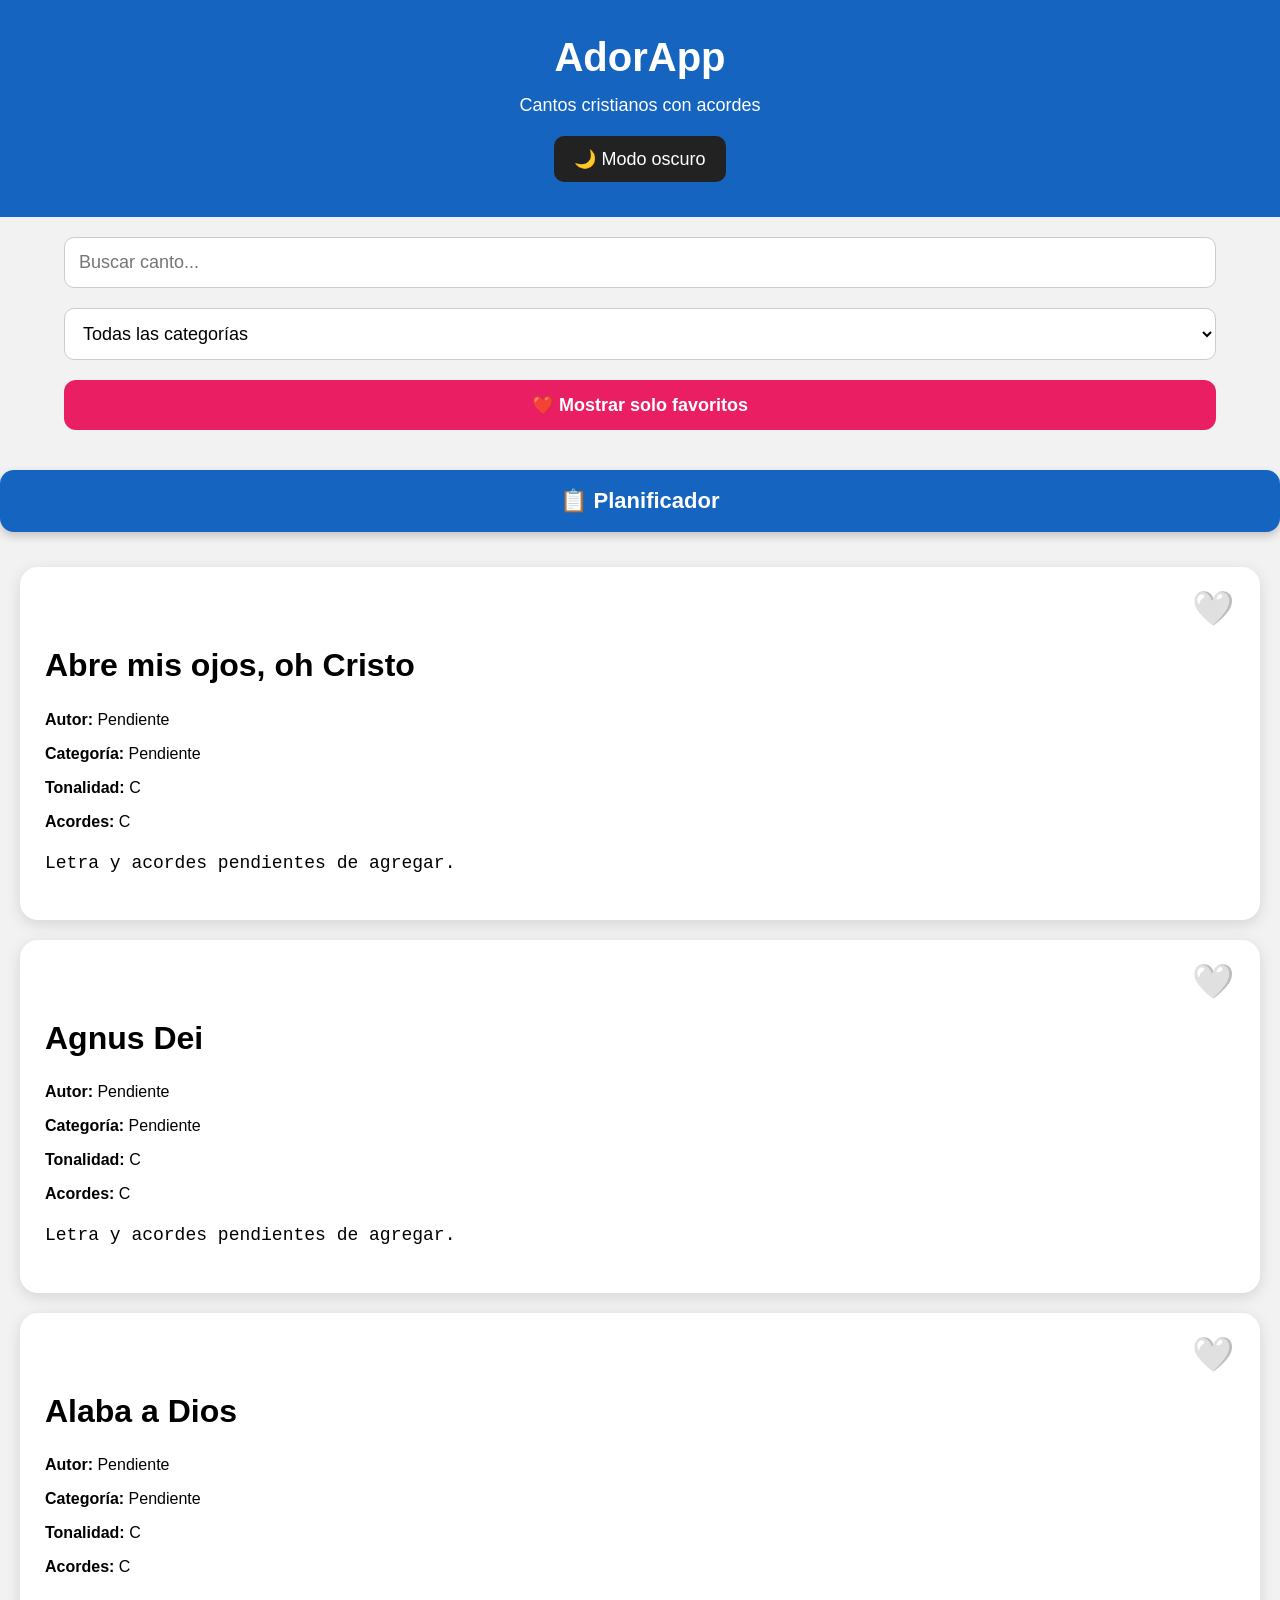
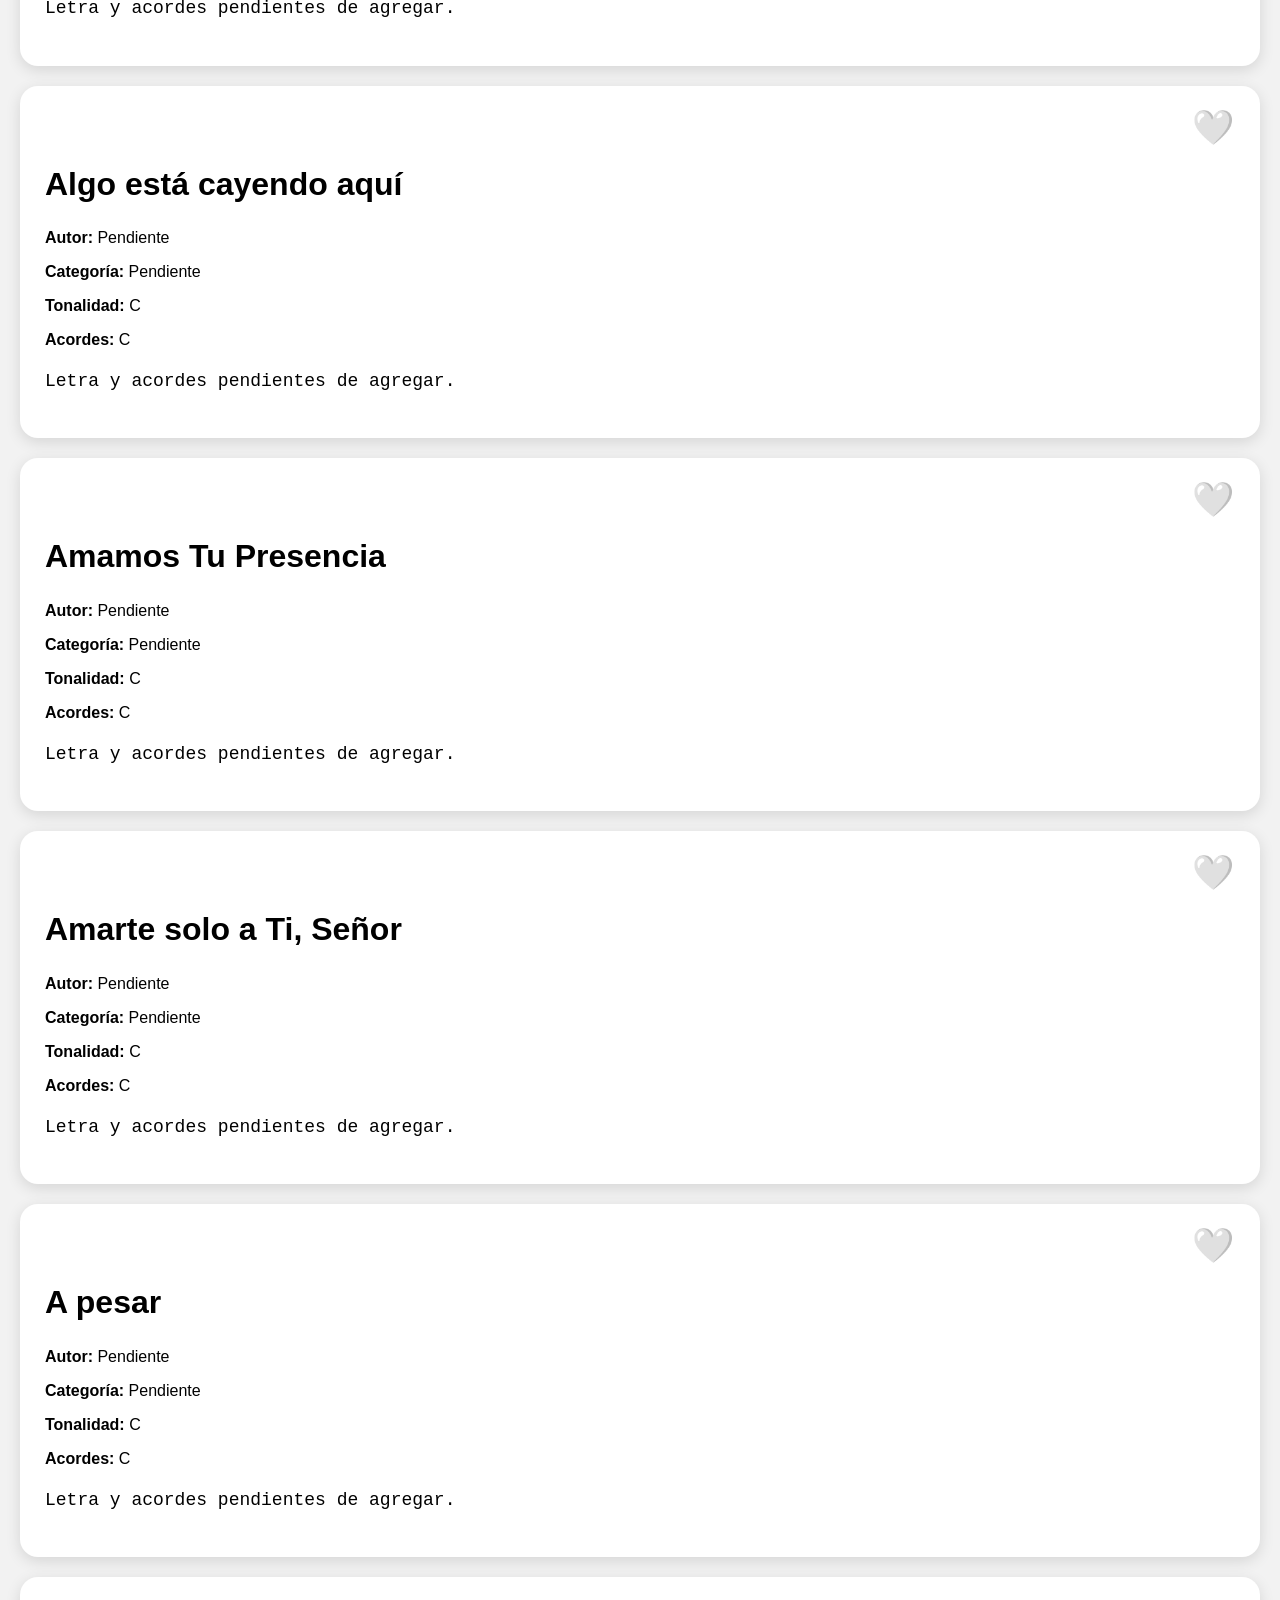
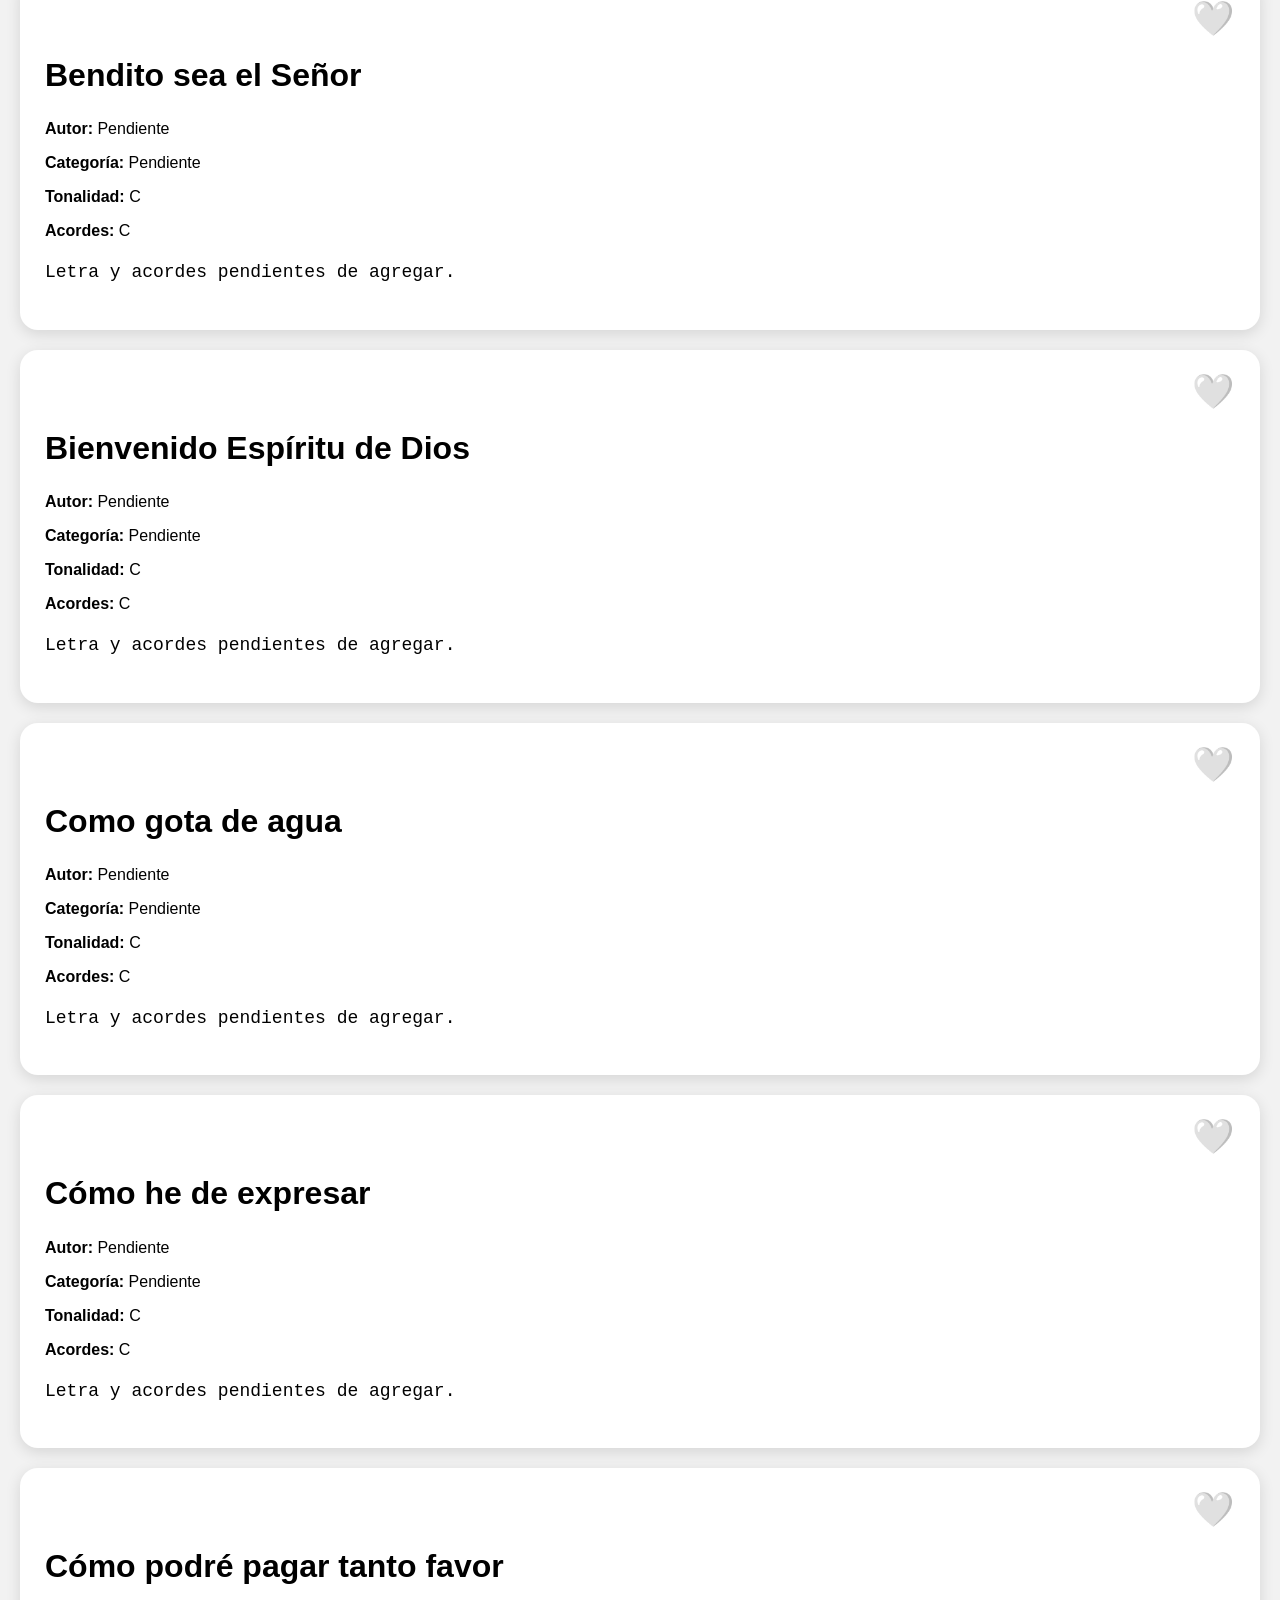
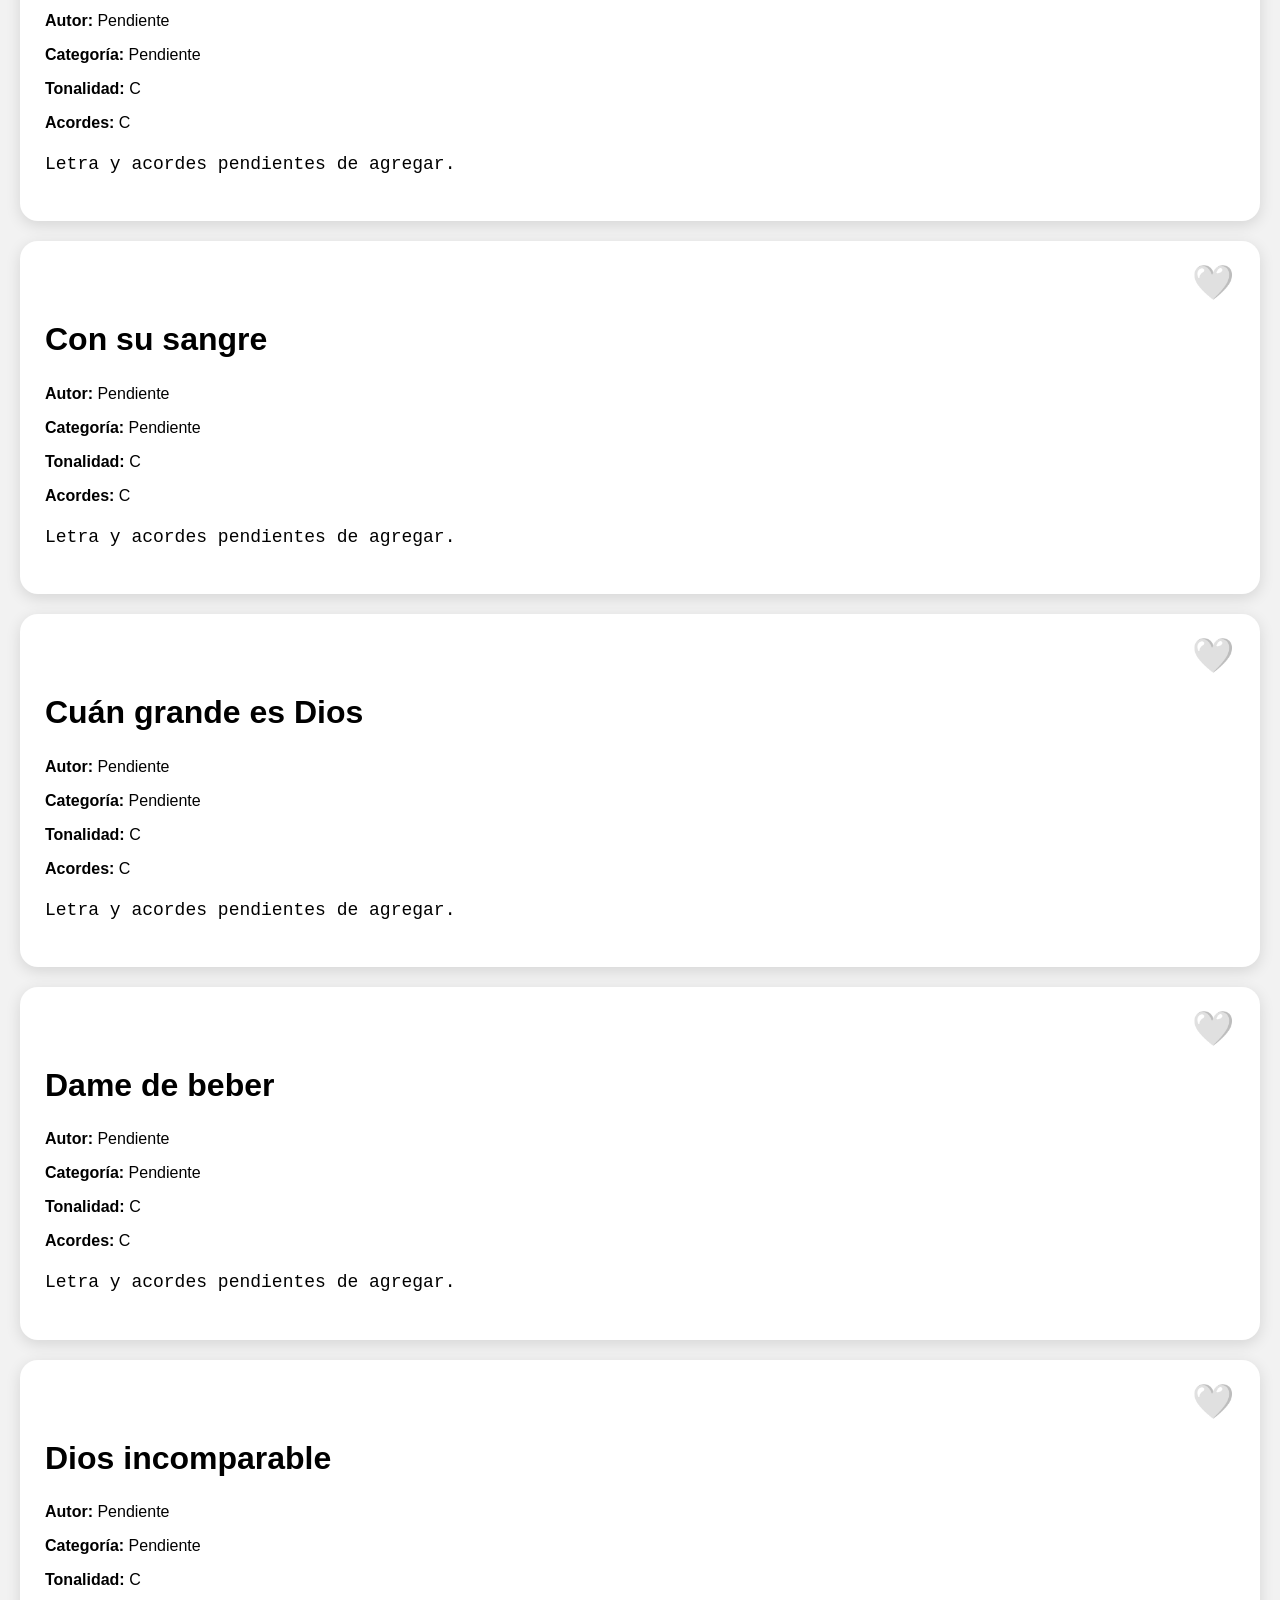
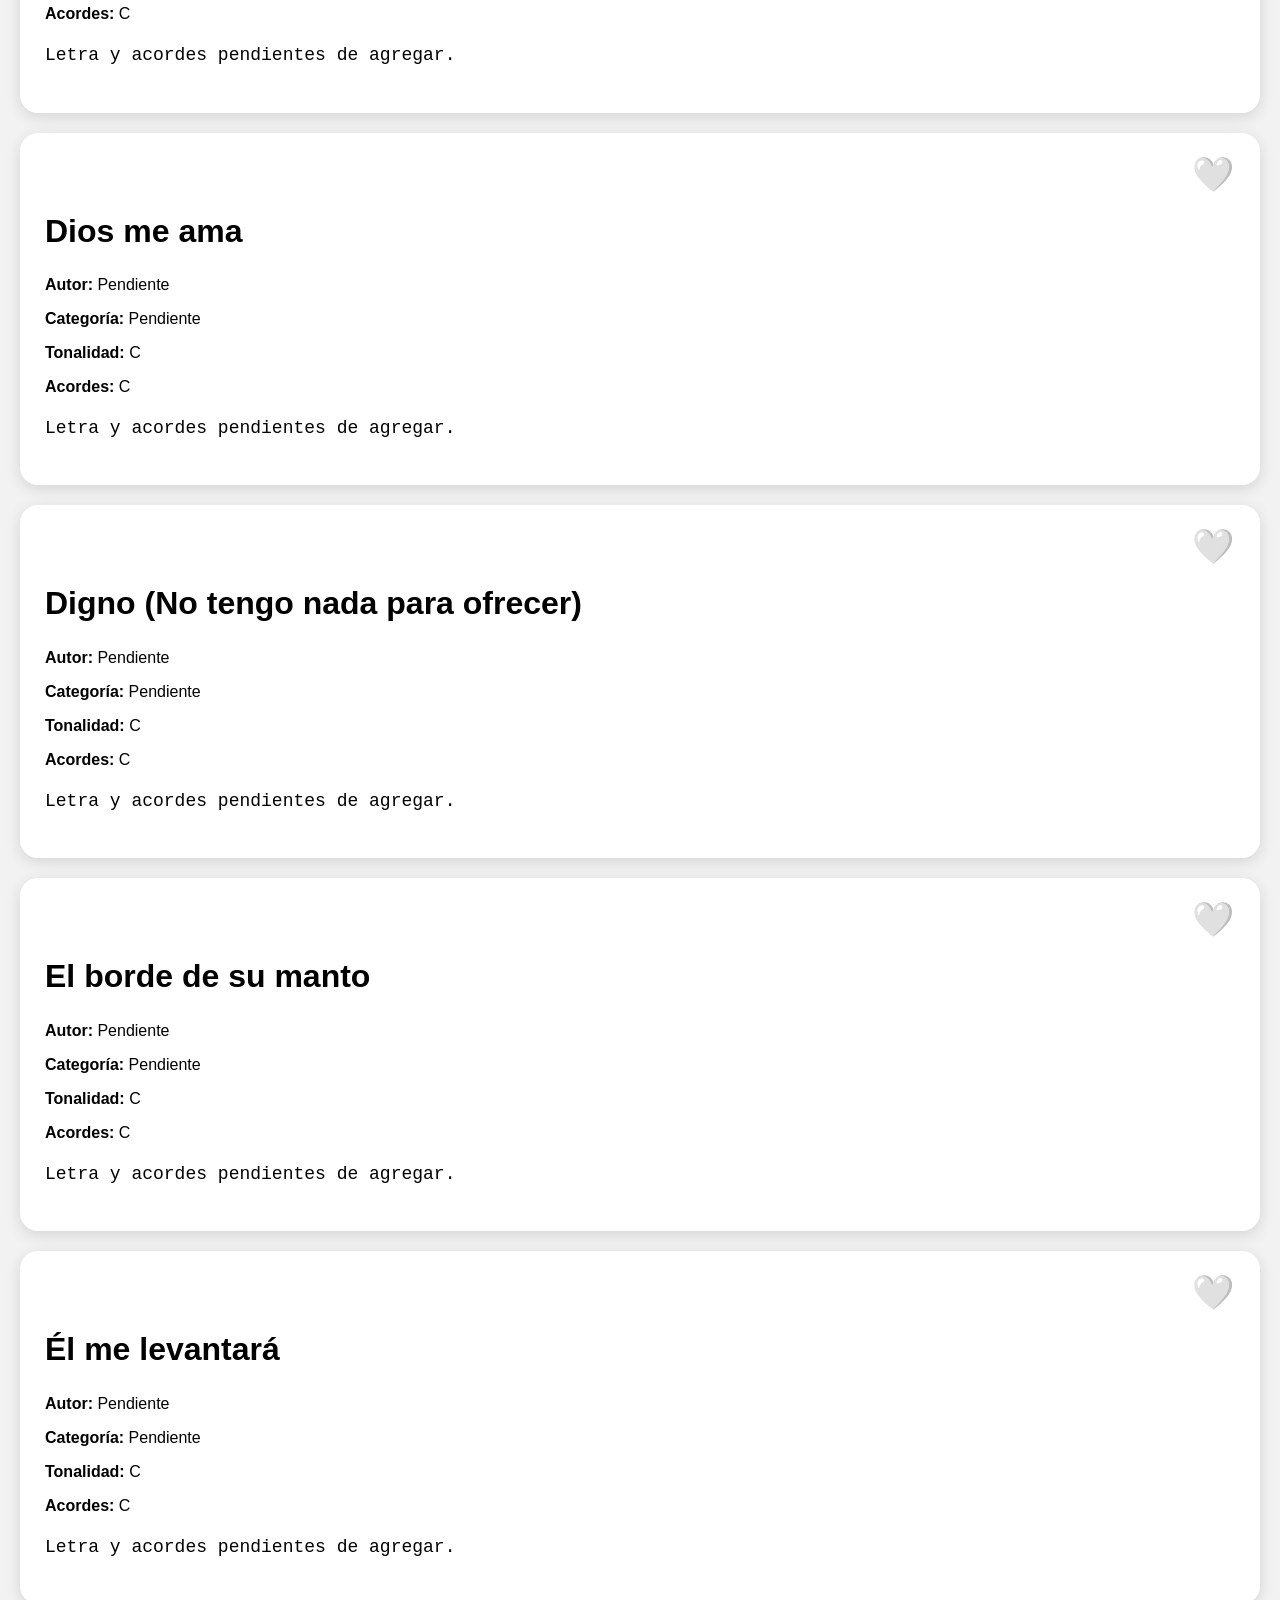
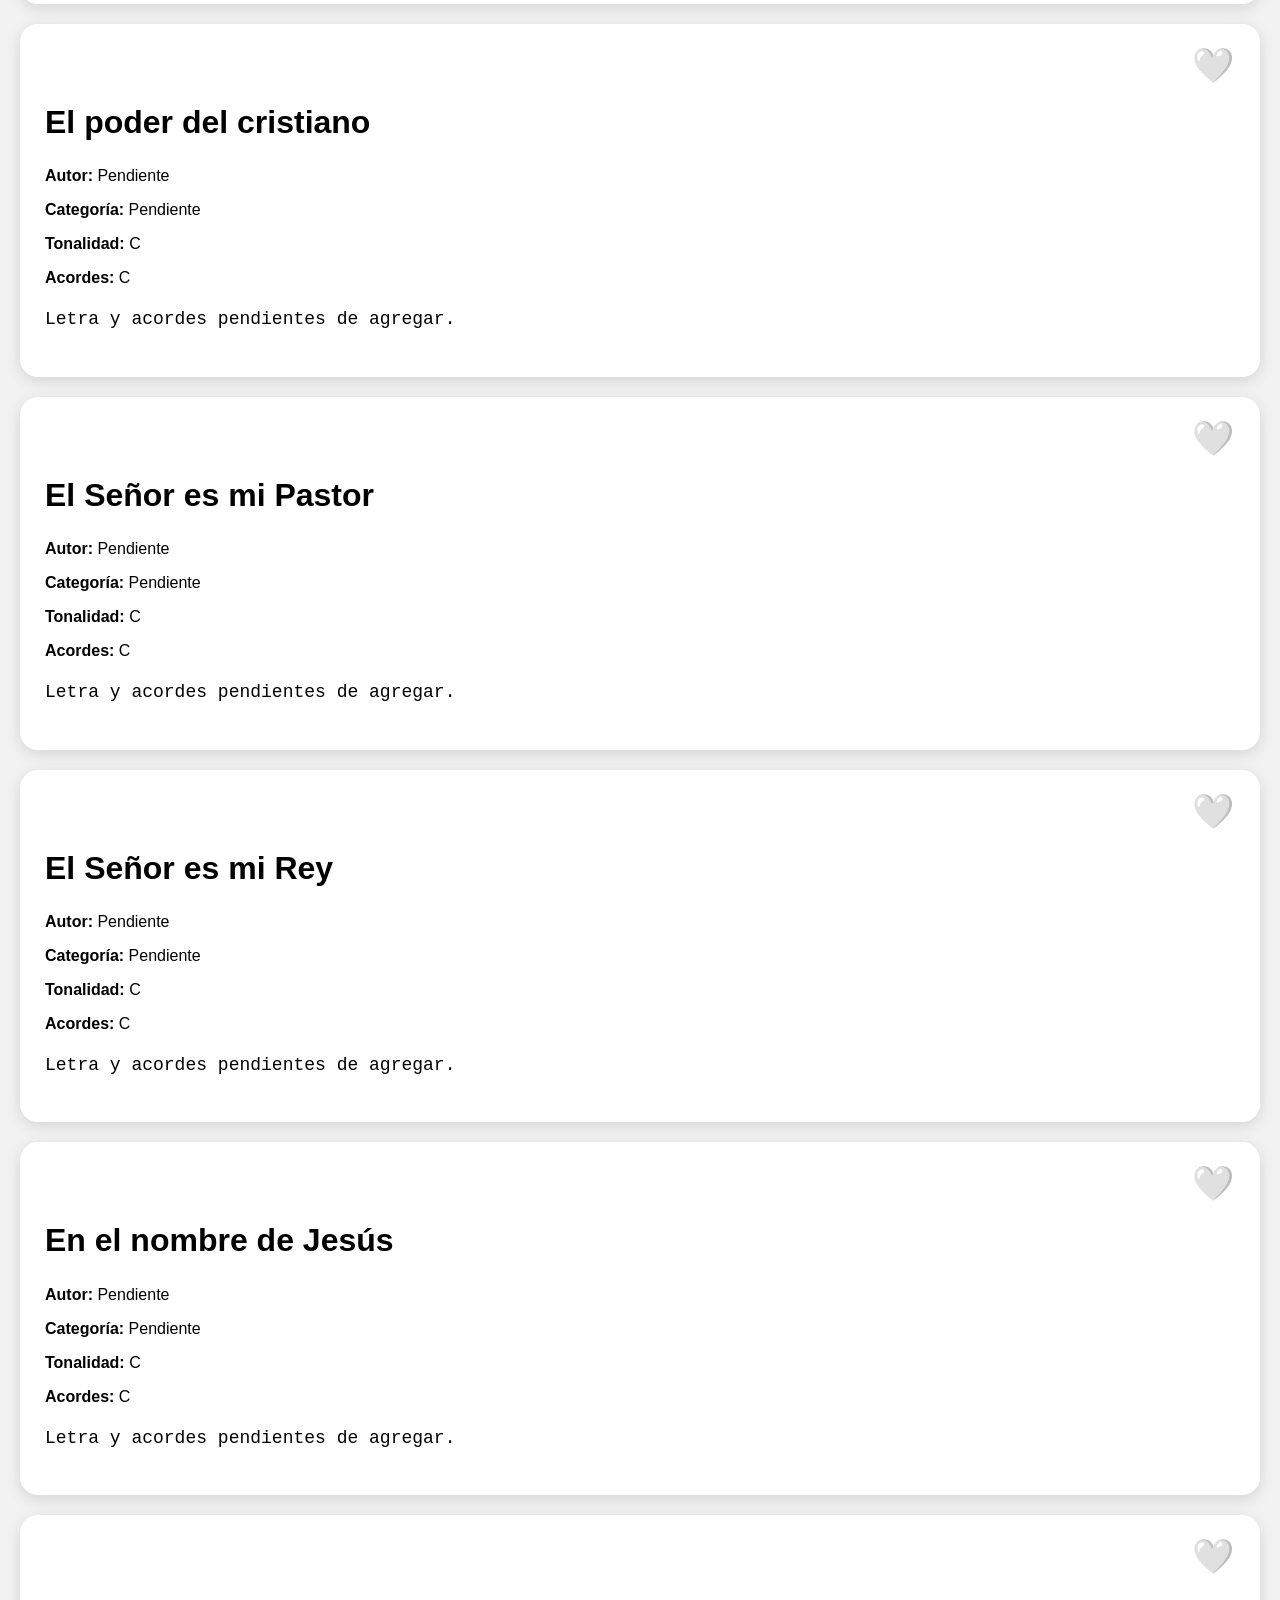
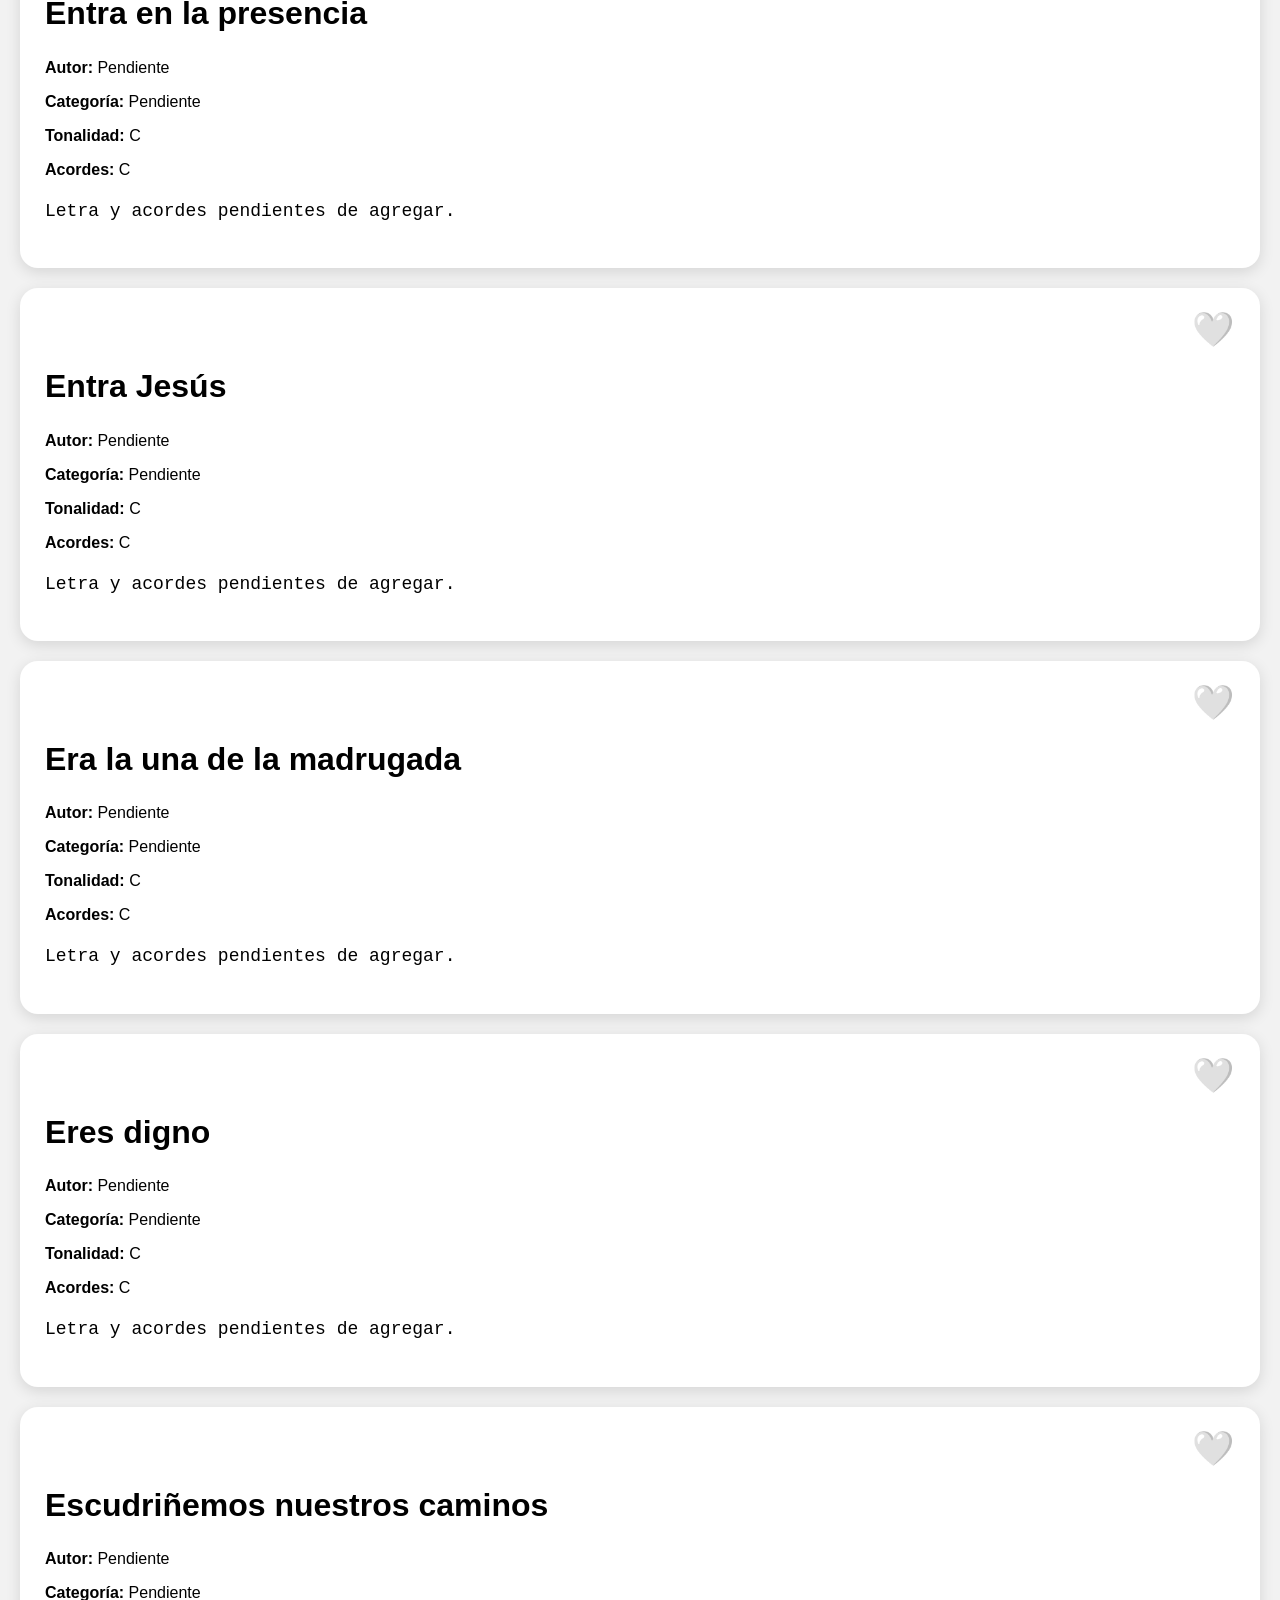
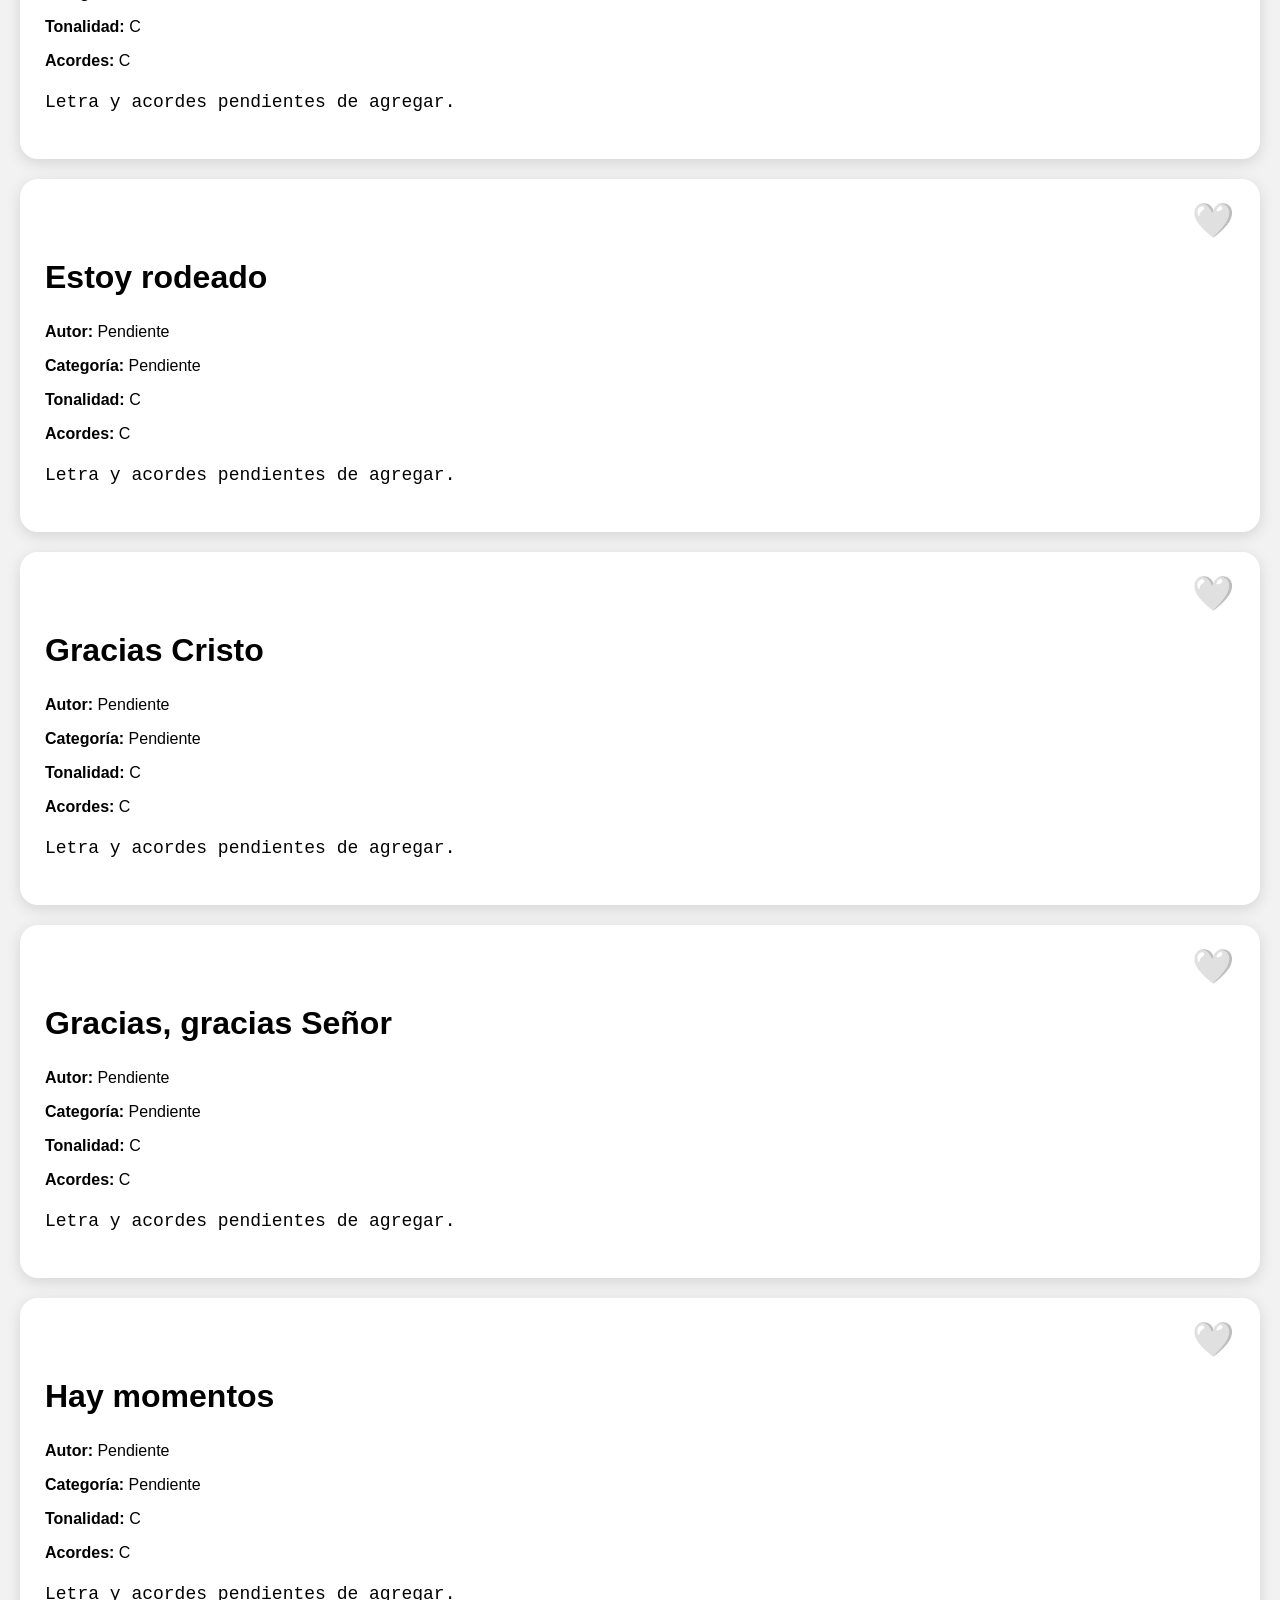
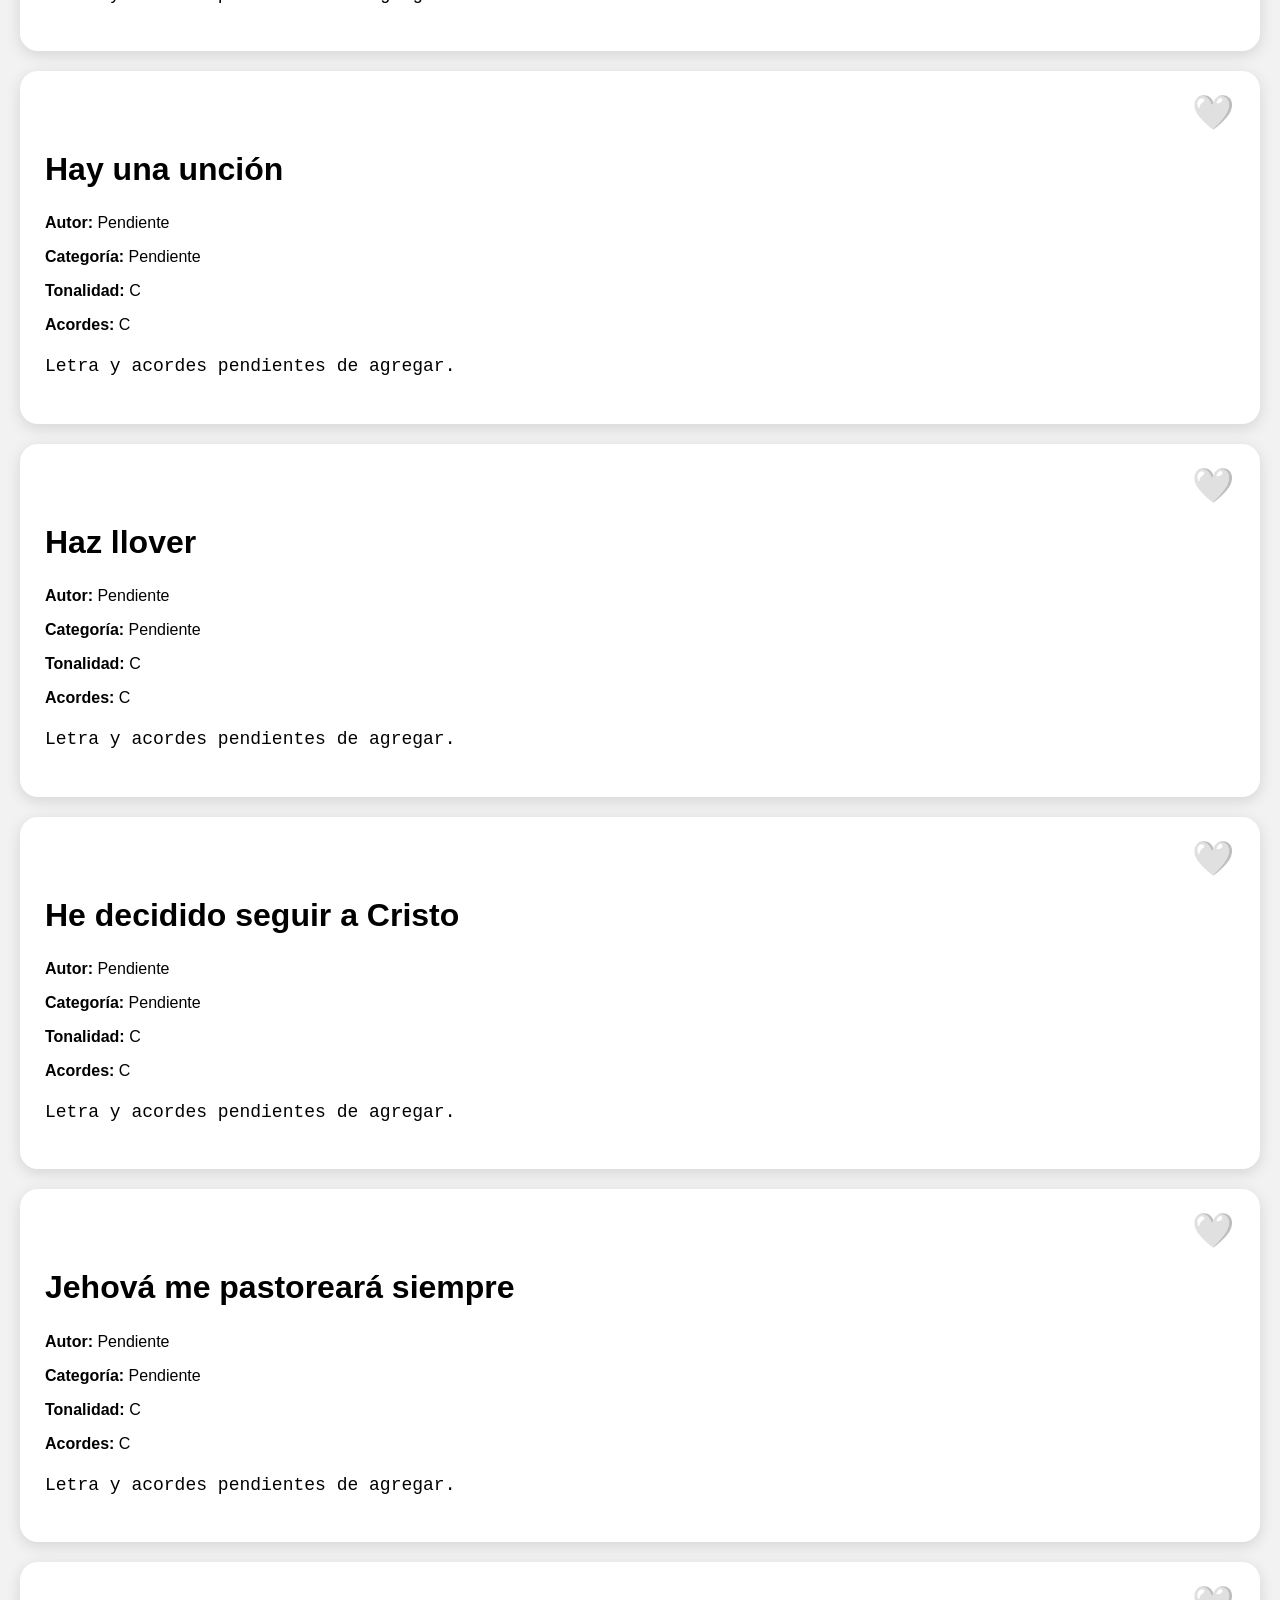
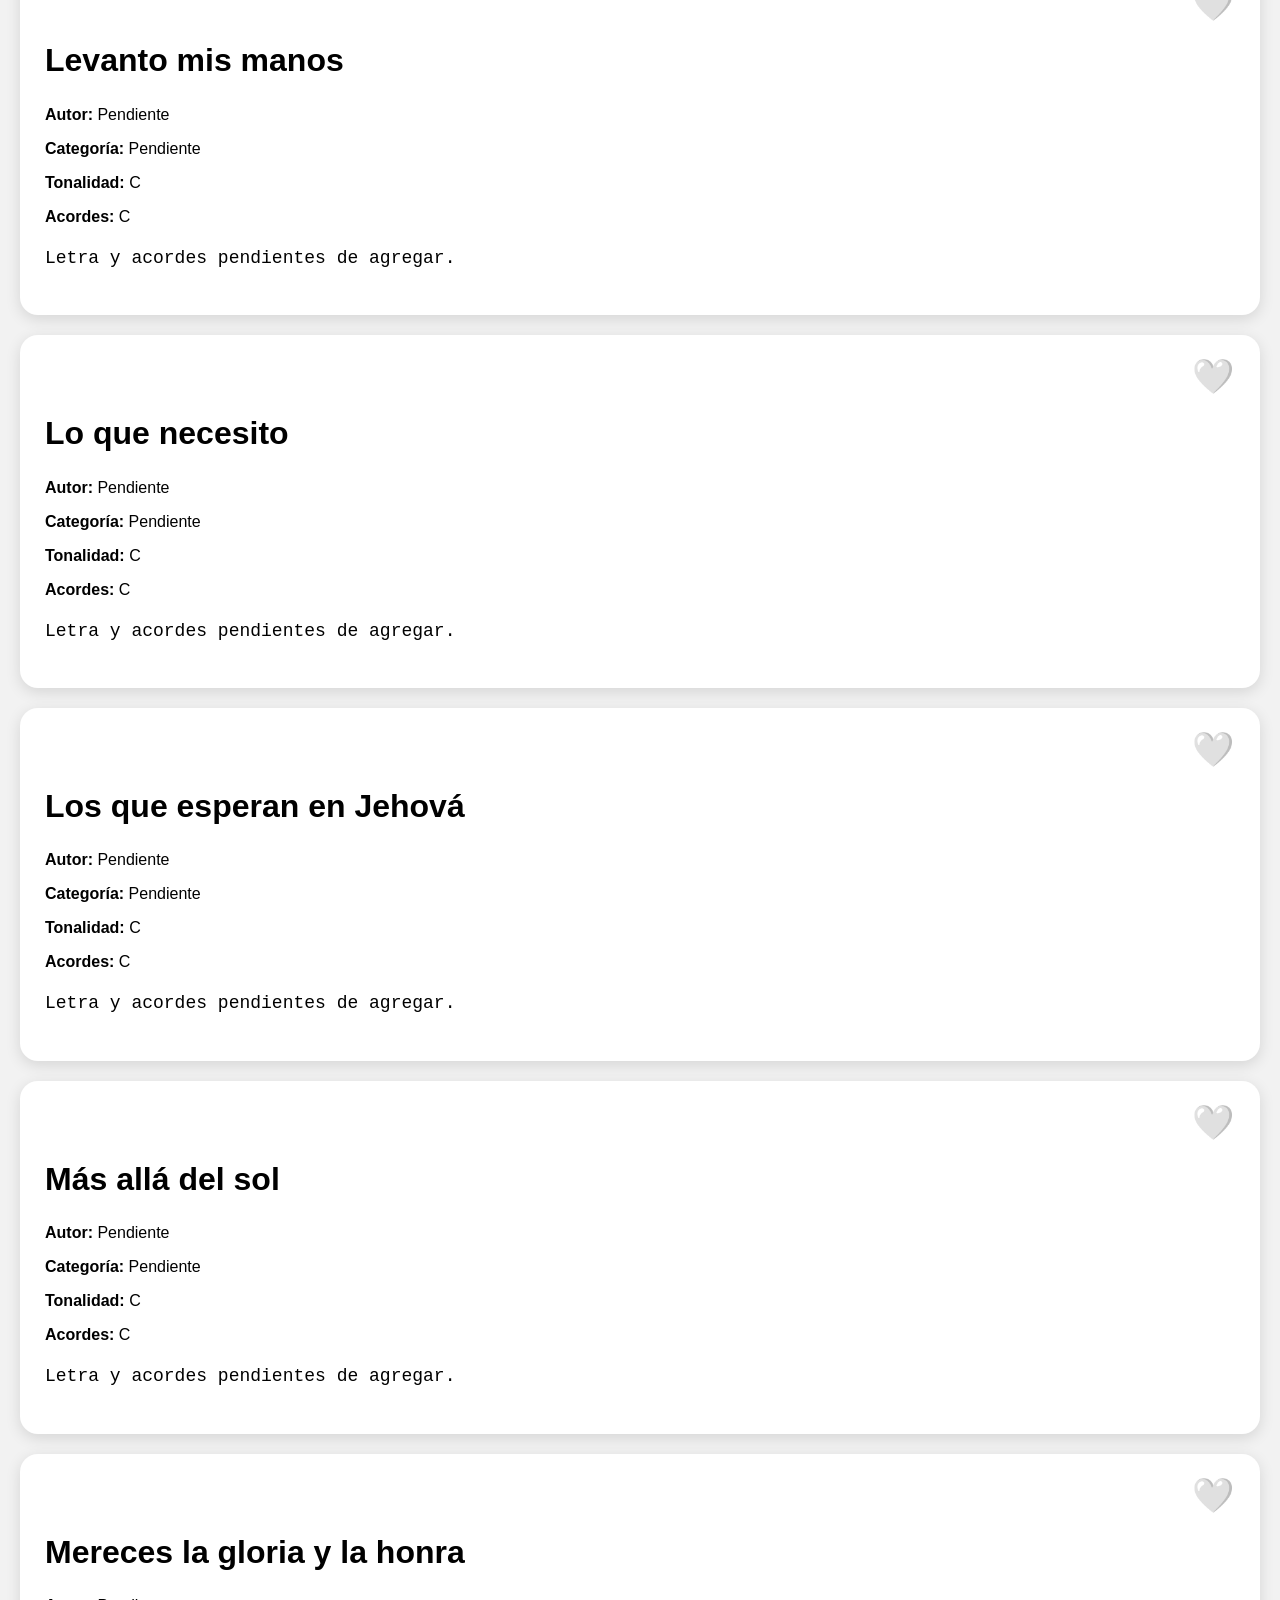
<file: index.backup.html>
<!DOCTYPE html>
<html lang="es">
<head>
  <meta charset="UTF-8" />
  <meta name="viewport" content="width=device-width, initial-scale=1.0" />
  <title>AdorApp</title>
<link rel="manifest" href="manifest.json">
<meta name="theme-color" content="#1565c0">
  <link rel="stylesheet" href="css/styles.css?v=181" />
</head>
<body>
<div id="splashScreen">
    <img src="icons/icon-512.png" alt="AdorApp">
    <h1>AdorApp</h1>
    <p>Cancionero Cristiano</p>
</div>
<header>
  <h1>AdorApp</h1>
  <p>Cantos cristianos con acordes</p>
  <button id="darkModeBtn">🌙 Modo oscuro</button>
</header>

<main>
  <input id="search" type="text" placeholder="Buscar canto..." />

  <select id="categoryFilter">
    <option value="Todas">Todas las categorías</option>
  </select>

  <button id="favoritesFilter">❤️ Mostrar solo favoritos</button>
<button id="plannerBtn">📋 Planificador</button>

  <section id="songs"></section>
</main>

<script src="data/songs.js"></script>
<script src="js/app.js?v=180"></script>
<script src="js/planner.js?v=181"></script>
</body>
</html>
</file>
<file: css/styles.css>
body{
  margin:0;
  font-family:Arial,sans-serif;
  background:#f2f2f2;
}

header{
  background:#1565C0;
  color:white;
  padding:35px 20px;
  text-align:center;
}

header h1{
  margin:0 0 15px 0;
  font-size:40px;
}

header p{
  margin:0 0 20px 0;
  font-size:18px;
}

#search,
#categoryFilter{
  width:90%;
  display:block;
  margin:20px auto;
  padding:14px;
  font-size:18px;
  border:1px solid #ccc;
  border-radius:10px;
  background:white;
  box-sizing:border-box;
}

#favoritesFilter{
  display:block;
  width:90%;
  margin:15px auto 25px auto;
  padding:14px;
  border:none;
  border-radius:12px;
  background:#e91e63;
  color:white;
  font-size:18px;
  font-weight:bold;
  cursor:pointer;
}

#darkModeBtn{
  padding:12px 20px;
  border:none;
  border-radius:10px;
  background:#222;
  color:white;
  font-size:18px;
  cursor:pointer;
}

.song,
.song-detail{
  background:white;
  margin:20px;
  padding:25px;
  border-radius:18px;
  box-shadow:0 4px 15px rgba(0,0,0,.12);
  position:relative;
}

.song h2,
.song-detail h2{
  margin-top:55px;
  font-size:32px;
}

.favorite-btn{
  position:absolute;
  top:20px;
  right:20px;
  border:none;
  background:transparent;
  font-size:34px;
  cursor:pointer;
}

.back-btn,
.projection-btn{
  display:inline-block;
  margin:0 10px 20px 0;
  padding:14px 20px;
  border:none;
  border-radius:12px;
  color:white;
  font-size:18px;
  font-weight:bold;
  cursor:pointer;
}

.back-btn{
  background:#1565c0;
}

.projection-btn{
  background:#111;
}

.transpose-box,
.font-box,
.scroll-box{
  display:flex;
  justify-content:center;
  align-items:center;
  gap:20px;
  margin:20px 0;
}

.transpose-box button,
.font-box button,
.scroll-box button{
  width:58px;
  height:58px;
  border:none;
  border-radius:50%;
  color:white;
  font-size:24px;
  font-weight:bold;
  cursor:pointer;
  box-shadow:0 3px 8px rgba(0,0,0,.25);
}

.transpose-box button,
.font-box button{
  background:#1565c0;
}

.scroll-box button{
  background:#333;
}

.transpose-box span,
.font-box span{
  font-size:26px;
  font-weight:bold;
}

.lyrics-text,
.song pre{
  white-space:pre-wrap;
  word-wrap:break-word;
  overflow-wrap:break-word;
  max-width:100%;
  font-family:monospace;
}

.lyrics-text{
  line-height:1.35;
}

.dark-mode{
  background:#121212;
  color:white;
}

.dark-mode header{
  background:#111;
}

.dark-mode .song,
.dark-mode .song-detail{
  background:#1e1e1e;
  color:white;
}

.dark-mode input,
.dark-mode select{
  background:#2b2b2b;
  color:white;
  border:1px solid #555;
}

.projection-mode{
  background:#000;
}

.projection-mode header,
.projection-mode #search,
.projection-mode #categoryFilter,
.projection-mode #favoritesFilter,
.projection-mode .projection-btn,
.projection-mode .back-btn,
.projection-mode .favorite-btn,
.projection-mode .song-detail h2,
.projection-mode .song-meta,
.projection-mode .chords-line,
.projection-mode .transpose-box,
.projection-mode .font-box,
.projection-mode .scroll-box{
  display:none !important;
}

.projection-mode main{
  margin:0;
  padding:0;
}

.projection-mode .song-detail{
  background:#000;
  color:white;
  box-shadow:none;
  margin:0;
  padding:30px;
  border-radius:0;
  min-height:100vh;
}

.projection-mode .lyrics-text{
  color:white;
  font-size:38px !important;
  line-height:1.45;
  margin:0;
}
/* ================= Splash Screen ================= */

#splashScreen{
    position:fixed;
    inset:0;
    background:#1565c0;
    display:flex;
    flex-direction:column;
    justify-content:center;
    align-items:center;
    z-index:9999;
    transition:opacity .6s ease;
}

#splashScreen.hide{
    opacity:0;
    pointer-events:none;
}

#splashScreen img{
    width:180px;
    height:180px;
    margin-bottom:20px;
    animation:logoFloat 2s infinite ease-in-out;
}

#splashScreen h1{
    color:white;
    font-size:40px;
    margin:0;
}

#splashScreen p{
    color:white;
    opacity:.9;
    margin-top:8px;
    font-size:18px;
}

@keyframes logoFloat{
    0%{transform:translateY(0);}
    50%{transform:translateY(-10px);}
    100%{transform:translateY(0);}
}

/* ================= Planificador ================= */

#plannerBtn{
    width:100%;
    padding:18px;
    margin:15px 0;
    border:none;
    border-radius:14px;
    background:#1565c0;
    color:white;
    font-size:22px;
    font-weight:bold;
    cursor:pointer;
    box-shadow:0 4px 10px rgba(0,0,0,.2);
}

#planName{
    width:100%;
    padding:14px;
    margin:15px 0;
    border-radius:10px;
    border:1px solid #ccc;
    font-size:16px;
}

.planner-action{
    width:100%;
    padding:15px;
    border:none;
    border-radius:12px;
    background:#1565c0;
    color:white;
    font-size:18px;
    font-weight:bold;
}

/* ================= AdorApp v1.5 ================= */

.plan-card,
.plan-song{
    background:white;
    margin:14px 0;
    padding:16px;
    border-radius:14px;
    box-shadow:0 3px 10px rgba(0,0,0,.12);
}

.plan-song h3{
    margin:0 0 8px 0;
}

.plan-song button,
.plan-card button{
    margin:5px 4px 0 0;
    padding:9px 12px;
    border:none;
    border-radius:9px;
    background:#1565c0;
    color:white;
    font-weight:bold;
}

.plan-song button:last-child,
.plan-card button{
    background:#d32f2f;
}

.share-plan-btn{
    background:#25D366 !important;
}

.cult-header{
    text-align:center;
    padding:10px;
    border-radius:12px;
    background:#1565c0;
    color:white;
    margin-bottom:15px;
}

.cult-nav{
    display:flex;
    gap:10px;
    justify-content:center;
    margin-top:20px;
}

.cult-nav button{
    flex:1;
}

.recent-box{
    background:#e3f2fd;
    padding:12px;
    border-radius:12px;
    margin:15px 0;
}

.dark-mode .plan-card,
.dark-mode .plan-song{
    background:#1e1e1e;
    color:white;
}

.dark-mode .recent-box{
    background:#263238;
    color:white;
}


/* ================= AdorApp v1.6 ================= */

.cult-mode-screen{
    min-height:100vh;
}

.plan-song p strong{
    color:#1565c0;
}

.dark-mode .plan-song p strong{
    color:#90caf9;
}



/* ================= AdorApp v1.8 - Modo Culto PRO ================= */

.cult-pro-active header,
.cult-pro-active main > input,
.cult-pro-active main > select,
.cult-pro-active #favoritesFilter,
.cult-pro-active #plannerBtn{
    display:none !important;
}

.cult-pro-screen{
    min-height:100vh;
    background:#0b1220;
    color:white;
    padding:14px 14px 92px 14px;
    box-sizing:border-box;
}

.cult-topbar{
    position:sticky;
    top:0;
    z-index:20;
    display:flex;
    justify-content:space-between;
    align-items:center;
    gap:12px;
    padding:12px;
    border-radius:18px;
    background:rgba(21,101,192,.95);
    box-shadow:0 6px 18px rgba(0,0,0,.25);
}

.cult-topbar button{
    width:44px;
    height:44px;
    border:none;
    border-radius:50%;
    background:rgba(255,255,255,.18);
    color:white;
    font-size:22px;
    font-weight:bold;
}

.cult-topbar div{
    flex:1;
    text-align:center;
}

.cult-topbar strong{
    display:block;
    font-size:18px;
}

.cult-topbar span{
    display:block;
    opacity:.9;
    font-size:14px;
}

.cult-song-body{
    max-width:820px;
    margin:22px auto 0 auto;
}

.cult-song-body h1{
    font-size:34px;
    line-height:1.1;
    margin:12px 0 4px;
    text-align:center;
}

.cult-artist{
    text-align:center;
    opacity:.78;
    margin:0 0 16px;
}

.cult-tone-control{
    display:flex;
    justify-content:center;
    align-items:center;
    gap:18px;
    margin:18px auto;
}

.cult-tone-control button{
    width:54px;
    height:54px;
    border:none;
    border-radius:50%;
    background:#1565c0;
    color:white;
    font-size:24px;
    font-weight:bold;
}

.cult-tone-control span{
    min-width:78px;
    text-align:center;
    font-size:32px;
    font-weight:800;
    padding:10px 16px;
    border-radius:18px;
    background:rgba(255,255,255,.12);
}

.cult-chords{
    background:rgba(255,255,255,.08);
    border-radius:14px;
    padding:12px;
    line-height:1.5;
}

.cult-lyrics{
    white-space:pre-wrap;
    word-wrap:break-word;
    overflow-wrap:break-word;
    line-height:1.55;
    color:white;
    font-family:Arial, sans-serif;
    background:transparent;
    padding:6px 0;
}

.cult-bottom-bar{
    position:fixed;
    left:10px;
    right:10px;
    bottom:12px;
    z-index:30;
    display:flex;
    justify-content:space-between;
    align-items:center;
    gap:8px;
    padding:10px;
    border-radius:22px;
    background:rgba(15,23,42,.96);
    box-shadow:0 8px 24px rgba(0,0,0,.45);
}

.cult-bottom-bar button{
    flex:1;
    min-height:48px;
    border:none;
    border-radius:16px;
    background:#1565c0;
    color:white;
    font-size:18px;
    font-weight:bold;
}

.cult-quick-list{
    position:fixed;
    left:14px;
    right:14px;
    top:86px;
    z-index:40;
    max-height:65vh;
    overflow:auto;
    padding:16px;
    border-radius:20px;
    background:#111827;
    box-shadow:0 12px 30px rgba(0,0,0,.55);
}

.cult-quick-list.hidden{
    display:none;
}

.cult-quick-list h3{
    margin-top:0;
    text-align:center;
}

.cult-list-item{
    padding:14px;
    margin:8px 0;
    border-radius:14px;
    background:rgba(255,255,255,.08);
    font-weight:bold;
}

.cult-list-item span{
    float:right;
    opacity:.85;
}

.cult-list-item.active{
    background:#1565c0;
}

.tone-pill{
    display:inline-block;
    margin:8px 0;
    padding:8px 12px;
    border-radius:999px;
    background:#e3f2fd;
    color:#0d47a1;
    font-weight:bold;
}

.dark-mode .tone-pill{
    background:#263238;
    color:#90caf9;
}

.plan-row-actions{
    display:flex;
    flex-wrap:wrap;
    gap:6px;
    margin-top:8px;
}


/* ================= AdorApp v1.8 REAL - Modo Culto PRO ================= */

body.cult-active header,
body.cult-active main > input,
body.cult-active main > select,
body.cult-active #favoritesFilter,
body.cult-active #plannerBtn {
    display: none !important;
}

body.cult-active main {
    padding: 0;
    margin: 0;
    max-width: none;
}

.cult-pro-screen {
    min-height: 100vh;
    padding: 18px;
    background: #0f172a;
    color: white;
}

.cult-pro-top {
    position: sticky;
    top: 0;
    z-index: 10;
    display: flex;
    justify-content: space-between;
    align-items: center;
    gap: 8px;
    background: rgba(15, 23, 42, .95);
    padding: 12px 0;
}

.cult-pro-top button,
.cult-pro-controls button,
.cult-pro-tone button,
.cult-list button {
    border: none;
    border-radius: 12px;
    padding: 12px 14px;
    font-weight: bold;
    background: #2563eb;
    color: white;
}

.cult-pro-title {
    text-align: center;
    margin: 28px 0 18px;
}

.cult-pro-title h1 {
    font-size: 42px;
    line-height: 1.05;
    margin: 0;
}

.cult-pro-title p {
    opacity: .8;
    font-size: 18px;
}

.cult-pro-tone {
    display: flex;
    justify-content: center;
    align-items: center;
    gap: 18px;
    margin: 18px 0;
}

.cult-pro-tone strong {
    font-size: 44px;
    background: white;
    color: #0f172a;
    border-radius: 16px;
    padding: 8px 28px;
}

.cult-pro-chords {
    font-size: 20px;
    background: rgba(255,255,255,.1);
    padding: 12px;
    border-radius: 14px;
}

.cult-pro-lyrics {
    white-space: pre-wrap;
    font-family: monospace;
    line-height: 1.55;
    margin-bottom: 100px;
}

.cult-pro-controls {
    position: fixed;
    left: 10px;
    right: 10px;
    bottom: 10px;
    display: grid;
    grid-template-columns: repeat(5, 1fr);
    gap: 8px;
    background: rgba(15, 23, 42, .96);
    padding: 10px;
    border-radius: 18px;
    box-shadow: 0 -4px 16px rgba(0,0,0,.35);
}

.cult-list {
    display: flex;
    flex-direction: column;
    gap: 12px;
    margin-top: 20px;
}

.cult-list button {
    text-align: left;
    font-size: 18px;
    background: rgba(255,255,255,.12);
}



/* ================= Editor de cantos ================= */

#addSongBtn {
    width: 100%;
    margin: 18px 0;
    padding: 20px;
    border: none;
    border-radius: 16px;
    background: #2e7d32;
    color: white;
    font-size: 24px;
    font-weight: bold;
    box-shadow: 0 4px 12px rgba(0,0,0,.18);
}

.song-detail input,
.song-detail textarea {
    width: 100%;
    margin: 10px 0;
    padding: 16px;
    border-radius: 12px;
    border: 1px solid #ccc;
    font-size: 18px;
    box-sizing: border-box;
}

.song-detail textarea {
    min-height: 120px;
    resize: vertical;
    font-family: monospace;
}

#newSongLyrics {
    min-height: 260px;
}

.dark-mode #addSongBtn {
    background: #1b5e20;
}

.dark-mode .song-detail input,
.dark-mode .song-detail textarea {
    background: #1e1e1e;
    color: white;
    border-color: #444;
}


/* ===== Editor de repertorio v1.9.1 ===== */

.main-action-btn,
#addSongBtn {
    display: block;
    width: calc(100% - 32px);
    margin: 18px auto;
    padding: 20px;
    border: none;
    border-radius: 18px;
    background: #2e7d32;
    color: white;
    font-size: 24px;
    font-weight: 800;
    box-shadow: 0 6px 16px rgba(0,0,0,.22);
}

.editor-help {
    background: #e3f2fd;
    padding: 14px;
    border-radius: 14px;
    margin: 14px 0;
    font-size: 16px;
}

.song-detail label {
    display: block;
    margin-top: 16px;
    font-weight: 800;
    font-size: 18px;
}

.song-detail input,
.song-detail textarea {
    width: 100%;
    margin-top: 8px;
    padding: 16px;
    border-radius: 14px;
    border: 1px solid #ccc;
    font-size: 18px;
    box-sizing: border-box;
}

.song-detail textarea {
    min-height: 150px;
    font-family: monospace;
}

#newSongLyrics {
    min-height: 320px;
}

.dark-mode .editor-help {
    background: #263238;
    color: white;
}

.dark-mode .song-detail input,
.dark-mode .song-detail textarea {
    background: #1e1e1e;
    color: white;
    border-color: #444;
}


/* ================= Importador desde imagen ================= */

.image-import-btn {
    background: #6a1b9a !important;
}

#ocrProgress {
    font-weight: bold;
    color: #1565c0;
}

.dark-mode #ocrProgress {
    color: #90caf9;
}

/* ===== Vista profesional de acordes ===== */

.chord-line {
  color: #1565c0;
  font-weight: 900;
  font-family: monospace;
  font-size: 20px;
  margin-top: 18px;
}

.lyric-line {
  font-family: monospace;
  font-size: 20px;
  line-height: 1.45;
  margin-bottom: 6px;
}

.section-line {
  margin-top: 24px;
  font-weight: 900;
  font-size: 22px;
  text-transform: uppercase;
}

.dark-mode .chord-line {
  color: #64b5f6;
}

/* ===== Editor amplio de cantos ===== */

#newSongLyrics,
#ocrSongLyrics {
    min-height: 65vh !important;
    height: 65vh !important;
    font-size: 18px !important;
    line-height: 1.45 !important;
    font-family: monospace !important;
    white-space: pre !important;
    overflow-x: auto !important;
    overflow-y: auto !important;
    resize: vertical !important;
}

.song-detail {
    padding-bottom: 90px;
}

/* ===== Editor profesional de cantos v2.2 ===== */

.song-detail {
  max-width: 100%;
}

.pro-editor-shell {
  width: 100%;
  border: 2px solid #1565c0;
  border-radius: 16px;
  overflow: hidden;
  background: #0f1720;
  margin-top: 12px;
  box-shadow: 0 8px 24px rgba(0,0,0,.25);
}

.pro-editor-toolbar {
  display: flex;
  gap: 8px;
  padding: 10px;
  background: #1f2937;
  border-bottom: 1px solid #334155;
}

.pro-editor-toolbar button {
  flex: 1;
  border: none;
  border-radius: 10px;
  background: #263647;
  color: white;
  font-size: 15px;
  font-weight: 800;
  padding: 12px 8px;
}

.pro-editor-body {
  display: flex;
  height: 70vh;
  min-height: 520px;
  background: #0f1720;
  overflow: hidden;
}

.line-numbers {
  width: 42px;
  flex: 0 0 42px;
  padding: 16px 6px;
  background: #111827;
  color: #94a3b8;
  text-align: right;
  font-family: monospace;
  font-size: 17px;
  line-height: 1.45;
  overflow: hidden;
  user-select: none;
}

.pro-lyrics-editor,
#newSongLyrics.pro-lyrics-editor,
#ocrSongLyrics.pro-lyrics-editor {
  flex: 1;
  height: 100% !important;
  min-height: 100% !important;
  margin: 0 !important;
  padding: 16px !important;
  border: none !important;
  border-radius: 0 !important;
  background: #0f1720 !important;
  color: #f8fafc !important;
  font-family: monospace !important;
  font-size: 19px !important;
  line-height: 1.45 !important;
  white-space: pre !important;
  overflow: auto !important;
  resize: none !important;
  outline: none !important;
}

.editor-fullscreen {
  position: fixed;
  inset: 0;
  z-index: 9999;
  margin: 0 !important;
  border-radius: 0 !important;
}

.editor-fullscreen .pro-editor-body {
  height: calc(100vh - 58px);
}

.dark-mode .pro-editor-shell {
  background: #0f1720;
}

/* ===== Editor REAL estilo código ===== */
body.pro-song-editor-mode {
  background:#0f1720 !important;
  color:#f8fafc !important;
}

body.pro-song-editor-mode .song-detail {
  background:#0f1720 !important;
  color:#f8fafc !important;
  box-shadow:none !important;
}

body.pro-song-editor-mode input,
body.pro-song-editor-mode textarea,
body.pro-song-editor-mode select {
  background:#111827 !important;
  color:#f8fafc !important;
  border:1px solid #334155 !important;
}

.pro-editor-box {
  border:2px solid #1976d2;
  border-radius:10px;
  overflow:hidden;
  background:#0b1220;
}

.pro-editor-bar {
  display:flex;
  gap:8px;
  padding:8px;
  background:#111827;
}

.pro-editor-bar button {
  flex:1;
  padding:10px;
  border:0;
  border-radius:8px;
  background:#1f2937;
  color:white;
  font-weight:800;
}

.pro-editor-content {
  display:flex;
  height:65vh;
  min-height:520px;
  overflow:hidden;
}

.pro-line-numbers {
  width:42px;
  padding:12px 6px;
  background:#111827;
  color:#94a3b8;
  text-align:right;
  font-family:monospace;
  font-size:18px;
  line-height:1.45;
  overflow:hidden;
}

textarea.pro-code-area {
  flex:1;
  height:100% !important;
  min-height:100% !important;
  padding:12px !important;
  margin:0 !important;
  border:0 !important;
  border-radius:0 !important;
  background:#0b1220 !important;
  color:#f8fafc !important;
  font-family:monospace !important;
  font-size:18px !important;
  line-height:1.45 !important;
  white-space:pre !important;
  overflow:auto !important;
  resize:none !important;
  outline:none !important;
}

/* ===== Vista ChordPro oficial ===== */

.chordpro-line {
  font-family: "Courier New", monospace;
  margin: 10px 0;
  overflow-x: auto;
  white-space: pre;
}

.chordpro-chords {
  color: #1565c0;
  font-weight: 900;
  font-size: 18px;
  line-height: 1.1;
  white-space: pre;
}

.chordpro-lyrics {
  font-family: "Courier New", monospace;
  font-size: 18px;
  line-height: 1.35;
  white-space: pre;
  overflow-x: auto;
}

.song-section-title {
  margin-top: 22px;
  margin-bottom: 10px;
  font-weight: 900;
  font-size: 20px;
  text-transform: uppercase;
}

.dark-mode .chordpro-chords,
body.pro-song-editor-mode .chordpro-chords {
  color: #64b5f6;
}

/* ===== Vista exacta de cantos ===== */
.exact-chart {
  font-family: "Courier New", monospace !important;
  font-size: 18px !important;
  line-height: 1.35 !important;
  white-space: pre !important;
  overflow-x: auto !important;
  overflow-y: visible !important;
  background: transparent !important;
  color: inherit !important;
  margin: 20px 0 !important;
  padding: 0 !important;
}

/* ===== AdorApp modo llenar fichas ===== */

/* ocultar opciones que ya no usaremos */
#addSongBtn,
#importImageBtn,
#imageImportInput,
#importImageInput {
  display: none !important;
}

/* tarjetas pequeñas tipo himnario */
.song-card {
  padding: 14px 18px !important;
  margin: 10px 0 !important;
  border-radius: 14px !important;
  min-height: auto !important;
}

.song-card h2,
.song-card h3 {
  font-size: 22px !important;
  margin: 0 0 4px 0 !important;
}

.song-card p {
  font-size: 15px !important;
  margin: 2px 0 !important;
}

.song-card .favorite-btn {
  font-size: 26px !important;
  top: 10px !important;
  right: 14px !important;
}

/* hoja de edición */
.edit-sheet {
  background: white;
  padding: 24px;
  border-radius: 24px;
  margin: 20px auto;
  max-width: 760px;
}

.dark-mode .edit-sheet {
  background: #1f1f1f;
  color: white;
}

.edit-sheet label {
  display: block;
  font-weight: 900;
  font-size: 22px;
  margin-top: 18px;
  margin-bottom: 8px;
}

.edit-sheet input,
.edit-sheet textarea {
  width: 100%;
  box-sizing: border-box;
  font-size: 20px;
  padding: 14px;
  border-radius: 12px;
  border: 1px solid #ccc;
}

.edit-sheet textarea {
  min-height: 70vh;
  font-family: "Courier New", monospace;
  white-space: pre;
  overflow: auto;
  resize: vertical;
  line-height: 1.35;
}

.edit-actions {
  display: flex;
  gap: 10px;
  margin-top: 18px;
}

.edit-actions button {
  flex: 1;
  padding: 16px;
  border: none;
  border-radius: 14px;
  font-size: 20px;
  font-weight: 900;
  color: white;
}

.save-edit-btn {
  background: #1b8f3a;
}

.cancel-edit-btn {
  background: #555;
}

.delete-edit-btn {
  background: #d32f2f;
}

.exact-chart {
  font-family: "Courier New", monospace !important;
  white-space: pre !important;
  overflow-x: auto !important;
  line-height: 1.35 !important;
  font-size: 18px !important;
  background: transparent !important;
}

/* ===== Botón para editar las 125 fichas existentes ===== */

.edit-existing-song-btn {
  display: block;
  width: calc(100% - 32px);
  max-width: 620px;
  margin: 16px auto 24px;
  padding: 17px 20px;
  border: none;
  border-radius: 15px;
  background: #1f6fc7;
  color: #fff;
  font-size: 21px;
  font-weight: 900;
  cursor: pointer;
  box-shadow: 0 6px 15px rgba(0, 0, 0, .18);
}

.edit-existing-song-btn:active {
  transform: scale(.98);
}

/* Editor manual tipo hoja */
.edit-sheet textarea#editLyrics {
  min-height: 70vh !important;
  height: 70vh !important;
  font-family: "Courier New", monospace !important;
  font-size: 18px !important;
  line-height: 1.4 !important;
  white-space: pre !important;
  overflow: auto !important;
  overflow-wrap: normal !important;
  word-break: normal !important;
  tab-size: 4;
}

/* Evitar que esta hoja cambie obligatoriamente a modo oscuro */
.edit-sheet {
  background: #fff !important;
  color: #111 !important;
}

.edit-sheet input,
.edit-sheet textarea {
  background: #fff !important;
  color: #111 !important;
}
</file>
